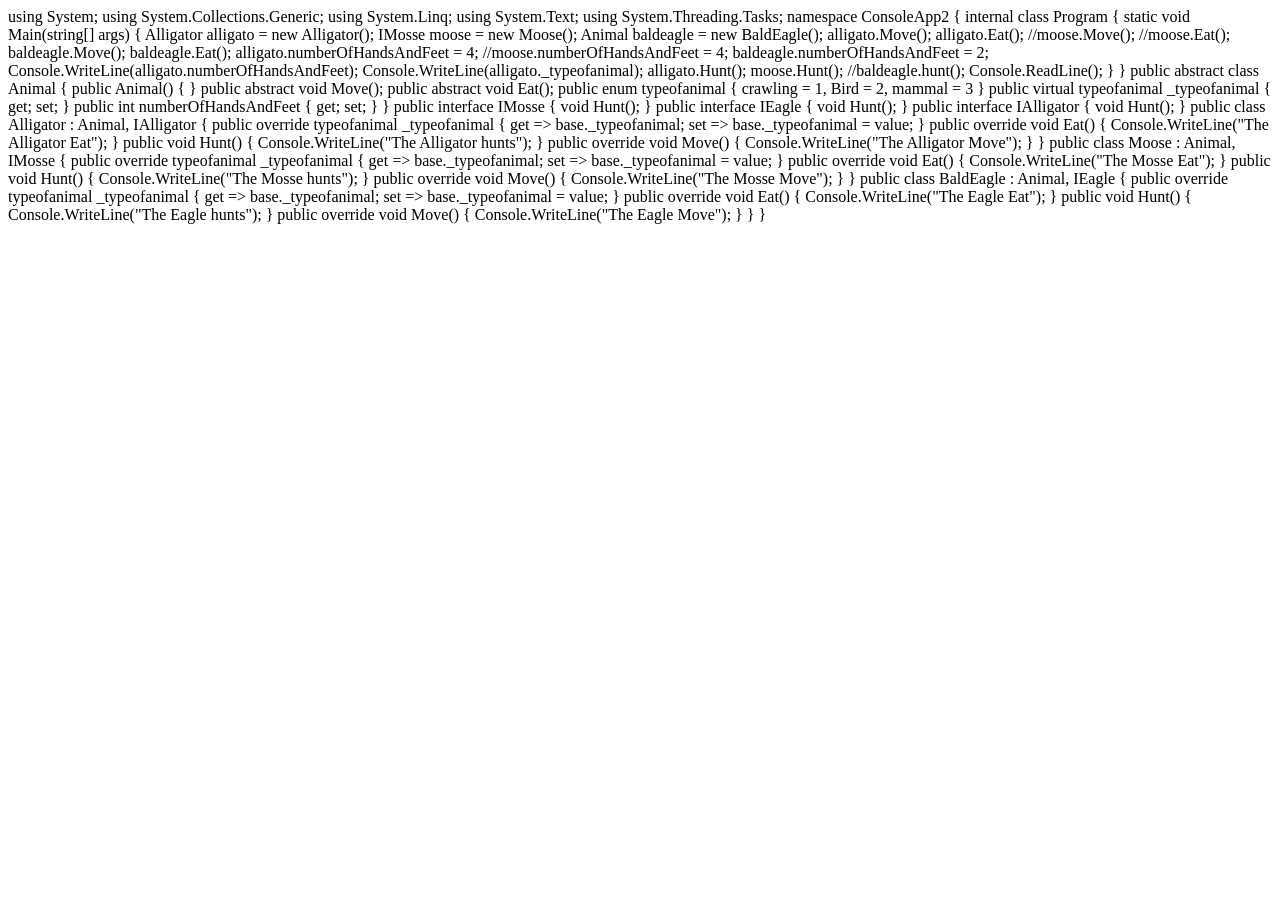
<file: index.html>
<!DOCTYPE html>
<html lang="en">
<head>
    <meta charset="UTF-8">
    <meta http-equiv="X-UA-Compatible" content="IE=edge">
    <meta name="viewport" content="width=device-width, initial-scale=1.0">
    <title>Document</title>
</head>
<body>
    using System;
    using System.Collections.Generic;
    using System.Linq;
    using System.Text;
    using System.Threading.Tasks;
    
    namespace ConsoleApp2
    {
        internal class Program
        {
            static void Main(string[] args)
            {
                Alligator alligato = new Alligator();
                IMosse moose = new Moose();
                Animal baldeagle = new BaldEagle();
    
                alligato.Move();
                alligato.Eat();
    
                //moose.Move();
                //moose.Eat();
    
                baldeagle.Move();
                baldeagle.Eat();
    
    
                alligato.numberOfHandsAndFeet = 4;
                //moose.numberOfHandsAndFeet = 4; 
                baldeagle.numberOfHandsAndFeet = 2;
    
                Console.WriteLine(alligato.numberOfHandsAndFeet);
                Console.WriteLine(alligato._typeofanimal);
    
    
    
    
                alligato.Hunt();
                moose.Hunt();
                //baldeagle.hunt();
    
    
    
                Console.ReadLine();
    
            }
    
    
    
    
        }
    
    
    
    
        public abstract class Animal
        {
            public Animal()
            {
    
            }
            public abstract void Move();
    
            public abstract void Eat();
    
    
            public enum typeofanimal
            {
                crawling = 1,
                Bird = 2,
                mammal = 3
            }
    
    
            public virtual typeofanimal _typeofanimal { get; set; }
    
            public int numberOfHandsAndFeet { get; set; }
        }
    
    
    
    
    
        public interface IMosse
        {
            void Hunt();
        }
    
        public interface IEagle
        {
            void Hunt();
        }
    
        public interface IAlligator
        {
            void Hunt();
    
        }
    
    
    
        public class Alligator : Animal, IAlligator
        {
    
            public override typeofanimal _typeofanimal { get => base._typeofanimal; set => base._typeofanimal = value; }
    
            public override void Eat()
            {
                Console.WriteLine("The Alligator Eat");
            }
    
            public void Hunt()
            {
                Console.WriteLine("The Alligator hunts");
            }
    
            public override void Move()
            {
                Console.WriteLine("The Alligator Move");
            }
    
    
    
        }
    
        public class Moose : Animal, IMosse
        {
            public override typeofanimal _typeofanimal { get => base._typeofanimal; set => base._typeofanimal = value; }
    
            public override void Eat()
            {
                Console.WriteLine("The Mosse Eat");
            }
    
            public void Hunt()
            {
                Console.WriteLine("The Mosse hunts");
            }
    
            public override void Move()
            {
                Console.WriteLine("The Mosse Move");
            }
    
    
        }
    
        public class BaldEagle : Animal, IEagle
        {
            public override typeofanimal _typeofanimal { get => base._typeofanimal; set => base._typeofanimal = value; }
    
            public override void Eat()
            {
                Console.WriteLine("The Eagle Eat");
            }
    
            public void Hunt()
            {
                Console.WriteLine("The Eagle hunts");
            }
    
            public override void Move()
            {
                Console.WriteLine("The Eagle Move");
            }
        }
    
    
    }
    
</body>
</html>
</file>
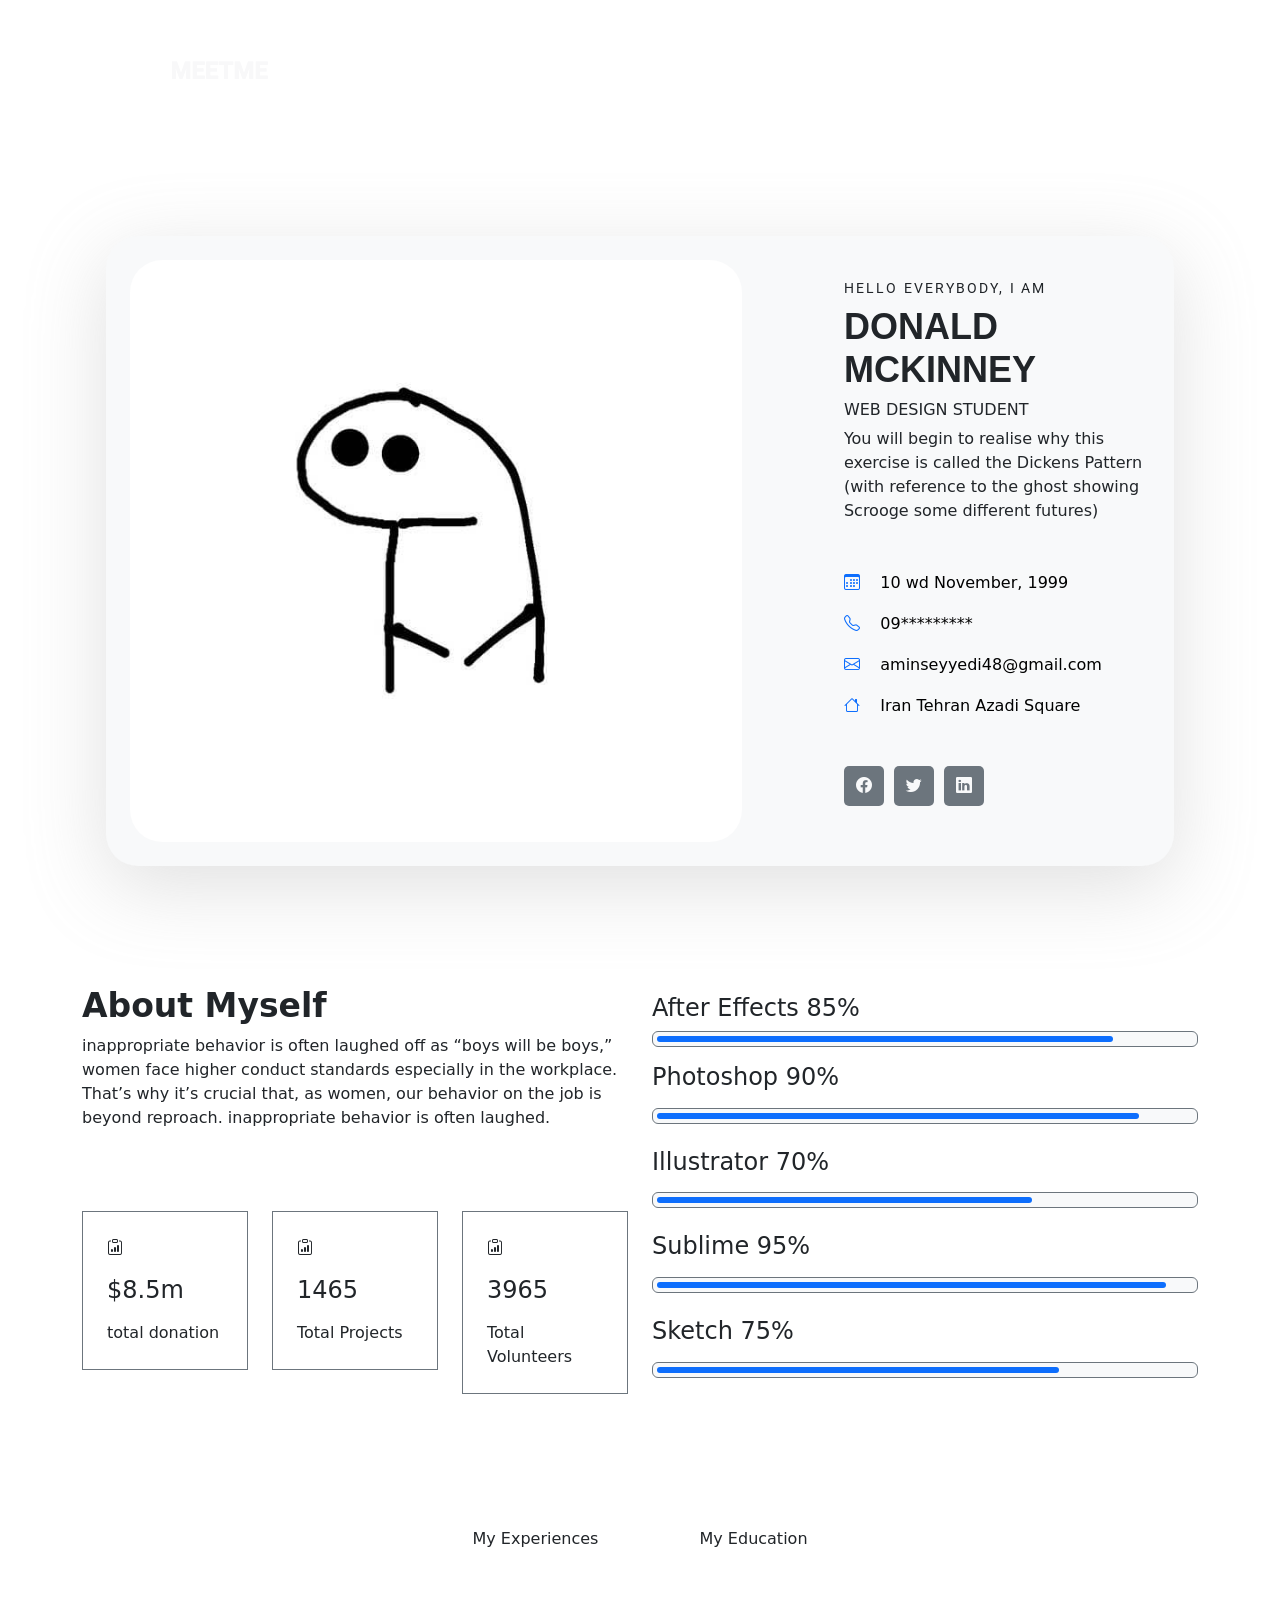
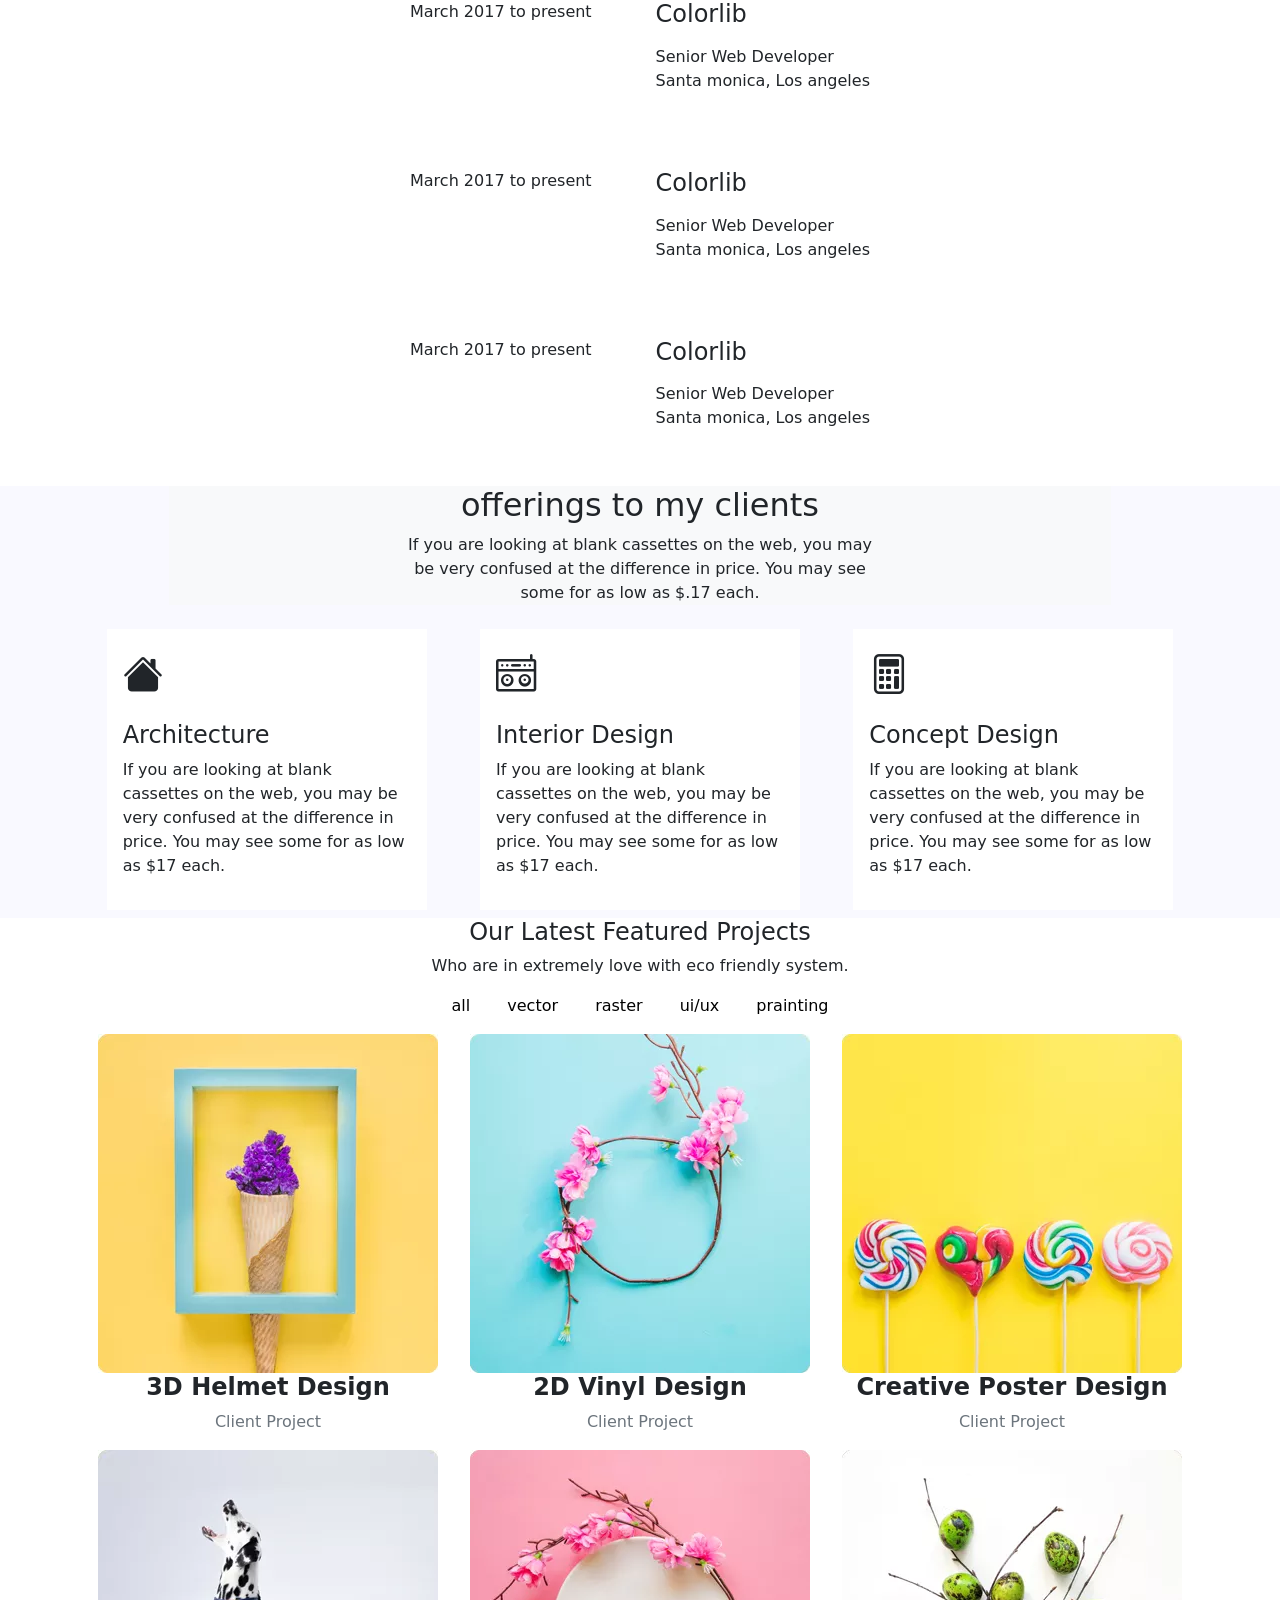
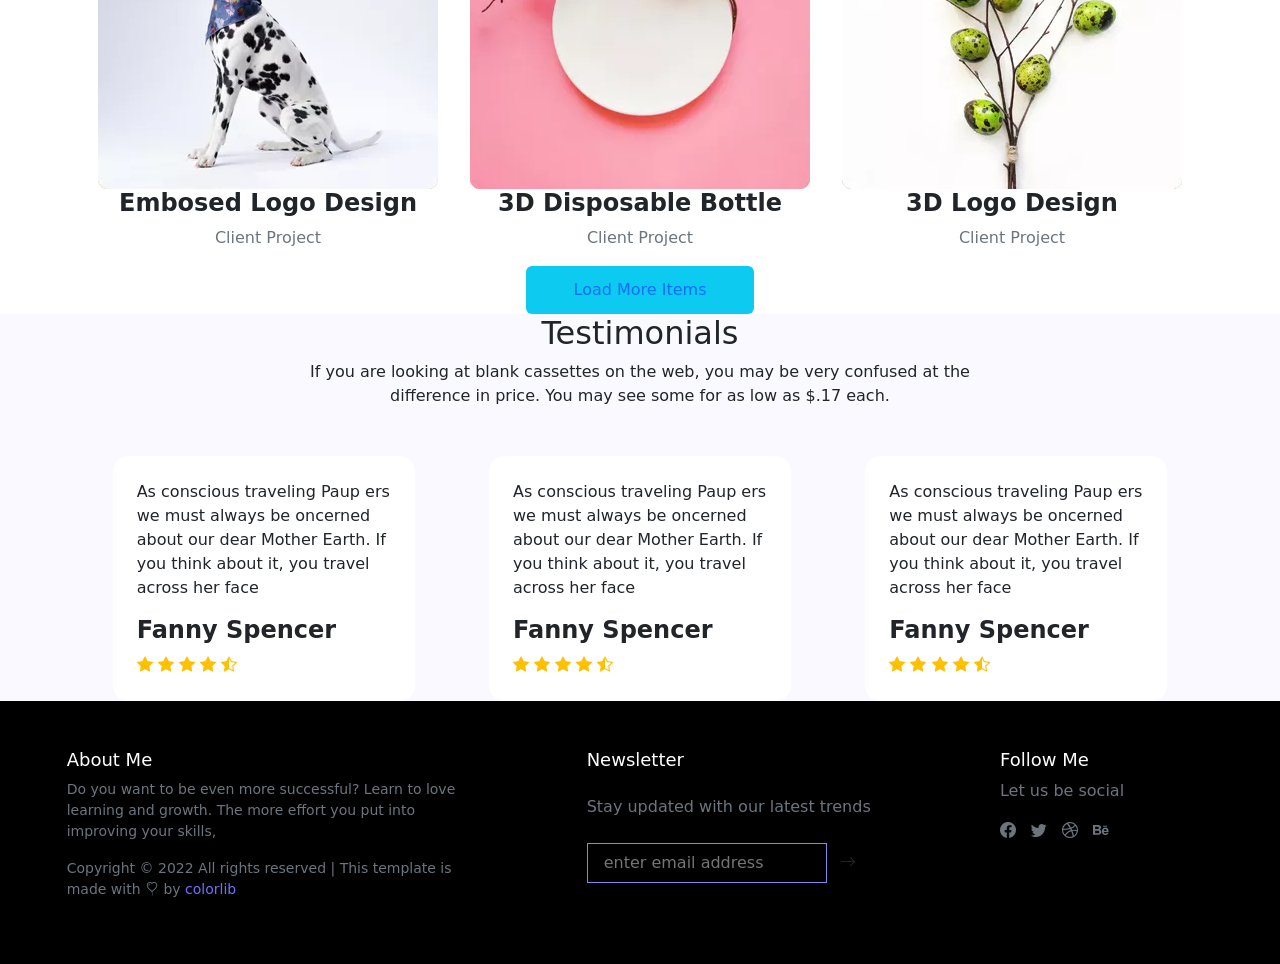
<file: TheFinalProjectOfTheSecondSemesterLTR/index.html>
<!DOCTYPE html>
<html lang="en">
<head>
    <meta charset="UTF-8">
    <meta http-equiv="X-UA-Compatible" content="IE=edge">
    <meta name="viewport" content="width=device-width, initial-scale=1.0">
    <title>Document</title>
    <link href="https://cdn.jsdelivr.net/npm/bootstrap@5.2.0-beta1/dist/css/bootstrap.min.css" rel="stylesheet"
    integrity="sha384-0evHe/X+R7YkIZDRvuzKMRqM+OrBnVFBL6DOitfPri4tjfHxaWutUpFmBp4vmVor" crossorigin="anonymous">
  <script src="https://cdn.jsdelivr.net/npm/bootstrap@5.2.0-beta1/dist/js/bootstrap.bundle.min.js"
    integrity="sha384-pprn3073KE6tl6bjs2QrFaJGz5/SUsLqktiwsUTF55Jfv3qYSDhgCecCxMW52nD2"
    crossorigin="anonymous"></script>
  <link rel="stylesheet" href="https://cdn.jsdelivr.net/npm/bootstrap-icons@1.8.3/font/bootstrap-icons.css">
  <link rel="preconnect" href="https://fonts.googleapis.com">
  <link rel="preconnect" href="https://fonts.gstatic.com" crossorigin>
  <link href="https://fonts.googleapis.com/css2?family=Roboto:ital,wght@0,100;0,300;0,400;0,500;0,700;0,900;1,100;1,300;1,400;1,500;1,700;1,900&display=swap" rel="stylesheet"> 
  <link rel="stylesheet" href="css/index.css">
</head>
<body>

  <!--header,navbar-->

     
        <nav class="navbar navbar-expand-lg  bbbb  " >
          <div class="container-fluid   navcontasize divstyle1" >
            <a class="navbar-brand " href="#"><img src="images/1.png" alt=""></a>
            <button class="navbar-toggler" type="button" data-bs-toggle="collapse" data-bs-target="#navbarNav" aria-controls="navbarNav" aria-expanded="false" aria-label="Toggle navigation">
              <span class="navbar-toggler-icon text-bg-light"></span>
            </button>
            <div class="collapse navbar-collapse justify-content-end " id="navbarNav">
              <ul class="navbar-nav order-first">
                <li class="nav-item li1">
                  <a class="nav-link a1" aria-current="page" href="#">HOME</a>
                </li>
                <li class="nav-item li1">
                  <a class="nav-link a1" href="#">ABOUT</a>
                </li>
                <li class="nav-item li1">
                  <a class="nav-link a1" href="#">SERVICES</a>
                </li>
                <li class="nav-item li1">
                  <a class="nav-link a1" aria-current="page" href="#">PAGES</a>
                </li>
                <li class="nav-item li1">
                  <a class="nav-link a1" href="#">BLOG</a>
                </li>
                <li class="nav-item li1">
                  <a class="nav-link a1" href="#">CONTACT</a>
                </li>
                
              </ul>
            </div>
          </div>
        </nav>
  
       

      <nav class="navbar navbar-expand-lg d-none d-lg-flex " id="navbar">
        <div class="container-fluid order-first  navcontasize ">
          <a class="navbar-brand " href="#"><img src="images/1.png" alt=""></a>
          <button class="navbar-toggler " type="button" data-bs-toggle="collapse"
          data-bs-target="#navbarSupportedContent" aria-controls="navbarSupportedContent" aria-expanded="false"
          aria-label="Toggle navigation">
          <span class="navbar-toggler-icon"></span>
        </button>
          <div class="collapse navbar-collapse justify-content-end " id="navbarNav">
            <ul class="navbar-nav ">
              <li class="nav-item">
                <a class="nav-link text-light" aria-current="page" href="#">HOME</a>
              </li>
              <li class="nav-item">
                <a class="nav-link text-light" href="#">ABOUT</a>
              </li>
              <li class="nav-item">
                <a class="nav-link text-light" href="#">SERVICES</a>
              </li>
              <li class="nav-item">
                <a class="nav-link text-light" aria-current="page" href="#">PAGES</a>
              </li>
              <li class="nav-item">
                <a class="nav-link text-light" href="#">BLOG</a>
              </li>
              <li class="nav-item">
                <a class="nav-link  text-light" href="#">CONTACT</a>
              </li>
              
            </ul>
          </div>
        </div>
      </nav>

       <!--main-->


       <div class="container-fluid ">
        <div class="row ">
          <div class="col  d-flex justify-content-center  position-relative firstcol mt-5 mt-sm-0  " >
            <div class=" d-flex flex-wrap align-items-center justify-content-between bg-light position-relative rounded-5  parentgoli divstyle2 p-4" >
             <div class="d-flex  justify-content-xl-between justify-content-xxl-between flex-wrap ">
              <div class="   goli1 d-flex " ><img class="w-100 h-100 d-block rounded-5 " src="images/me.jpeg" alt=""></div>
              <div class=" d-flex justify-content-center align-content-center align-items-center divtxt goli2 " >
               <div class=" mamad">
                <h6 class="mb-2">HELLO EVERYBODY, I AM</h6>
               <h3 class="mb-2 h1 fw-bold text-start text-uppercase ">Donald McKinney</h3>
               <h4 class="mb-2">Web Design Student</h4>
               <p class="mb-5">You will begin to realise why this exercise is called the Dickens Pattern (with reference to the ghost showing Scrooge some different futures)</p>
               <ul class="ul1 mb-lg-5  ps-0 divstyle3" >
                 <li>
                  <a href="">
                   <i class="bi bi-calendar3"></i>&nbsp;&nbsp;&nbsp;
                  <span class="text-black"> 10 wd November, 1999</span>
                  </a>
                 </li>
                 <li>
                  <a  href="">
                   <i class="bi bi-telephone"></i>&nbsp;&nbsp;&nbsp;
                   <span class="text-black">09*********</span>
                  </a>
                 </li>
                 <li>
                  <a href="">
                   <i class="bi bi-envelope"></i>&nbsp;&nbsp;&nbsp;
                   <span class="text-black">aminseyyedi48@gmail.com</span>
                  </a>
                 </li>
                 <li>
                  <a href="">
                   <i class="bi bi-house"></i>&nbsp;&nbsp;&nbsp;
                   <span class="text-black">Iran Tehran Azadi Square</span>
                  </a>
                 </li>
               </ul>
               <ul class="ul2 ps-0 ">
                  <li class=" d-inline-block position-relative bg-secondary divstyle4" >
                   <a href="#" class="w-100 h-100 d-block position-absolute "></a>
                   <i class="bi bi-facebook text-light divstyle5" ></i>
                  </li>
                  <li class=" d-inline-block position-relative bg-secondary divstyle4" >
                   <a href="#" class="w-100 h-100 d-block position-absolute "></a>
                   <i class="bi bi-twitter text-light divstyle5" ></i>
                  </li>
                  <li class=" d-inline-block position-relative bg-secondary divstyle4" >
                   <a href="#" class="w-100 h-100 d-block position-absolute "></a>
                   <i class="bi bi-linkedin text-light divstyle5" ></i>
                  </li>
               </ul>
               </div>
             </div> 
             </div>
            </div>
          </div>
        </div>
      </div>

      <div class="container position-relative ">
        <div class="row divstyle6 " >
          <div class="col-10 d-flex flex-column justify-content-between col-lg-6 offset-1 offset-lg-0  divstyle7" >
            <div class="row">
              <h3 class="fw-bold" style="font-size:33px;">About Myself</h3>
              <p >inappropriate behavior is often laughed off as “boys will be boys,” women face higher conduct standards especially in the workplace. That’s why it’s crucial that, as women, our behavior on the job is beyond reproach. inappropriate behavior is often laughed.</p>
            </div>
            <div class="row  ">
              <div class="col-12 col-md-4  ">
                <div class="  position-relative p-4 border  border-1 border-secondary mb-4 mb-lg-0 ">
                  <i class="bi bi-clipboard-data d-block mb-3"></i>
                <h4 class="mb-3">$8.5m</h4>
                <p class="mb-0">total donation</p>
                </div>
              </div>
              <div class="col-12 col-md-4  ">
                <div class="  position-relative p-4  border border-1 border-secondary mb-4 mb-lg-0 ">
                  <i class="bi bi-clipboard-data d-block mb-3"></i>
                <h4 class="mb-3">1465</h4>
                <p class="mb-0">Total Projects</p>
                </div>
              </div>
              <div class="col-12 col-md-4 ">
                <div class="  position-relative p-4 border border-1 border-secondary mb-4 mb-lg-0  ">
                  <i class="bi bi-clipboard-data d-block mb-3"></i>
                <h4 class="mb-3">3965</h4>
                <p class="mb-0">Total Volunteers</p>
                </div>
              </div>
            </div>
          </div>
          <div class="col-10 col-lg-6 offset-1 offset-lg-0 divstyle7" >
            <div class="row h-100 ">
              <div class="col-12  ">
                <h4 class="mt-2">After Effects 85%</h4>
                <div class="progress bg-light p-1 border border-1 border-secondary my-2">
                  <div class="progress-bar  rounded-1 progrscolor" role="progressbar" style="width: 85%" aria-valuenow="25" aria-valuemin="0" aria-valuemax="100"></div>
                </div>
              </div>
              <div class="col-12  ">
                <h4  class="mt-2">Photoshop 90%</h4>
                <div class="progress bg-light p-1 border border-1 border-secondary my-3">
                  <div class="progress-bar  rounded-1 progrscolor" role="progressbar" style="width: 90%" aria-valuenow="25" aria-valuemin="0" aria-valuemax="100"></div>
                </div>
              </div>
              <div class="col-12   ">
                <h4  class="mt-2">Illustrator 70%</h4>
                <div class="progress bg-light p-1 border border-1 border-secondary my-3">
                  <div class="progress-bar  rounded-1 progrscolor" role="progressbar" style="width: 70%" aria-valuenow="25" aria-valuemin="0" aria-valuemax="100"></div>
                </div>
              </div>
              <div class="col-12  ">
                <h4  class="mt-2">Sublime 95%</h4>
                <div class="progress bg-light p-1 border border-1 border-secondary my-3">
                  <div class="progress-bar  rounded-1 progrscolor" role="progressbar" style="width: 95%" aria-valuenow="25" aria-valuemin="0" aria-valuemax="100"></div>
                </div>
              </div>
              <div class="col-12  ">
                <h4 class="mt-2">Sketch 75%</h4>
                <div class="progress bg-light p-1 border border-1 border-secondary my-3">
                  <div class="progress-bar  rounded-1 progrscolor" role="progressbar" style="width: 75%" aria-valuenow="25" aria-valuemin="0" aria-valuemax="100"></div>
                </div>
              </div>
            </div>
          </div>
        </div>
      </div>

      <div class="container-fluid">
        <div class="row">
          <div class="col divstyle15">
            <div class="w-75 mx-auto ">

              <ul class="p-0 text-center">
                <li class=" d-inline-block rounded-1"><a class="d-block px-sm-1 px-md-5 text-reset divstyle8" href="">My Experiences</a></li>
                <li class=" d-inline-block rounded-1"><a class="d-block px-sm-1 px-md-5 text-reset divstyle8" href="">My Education</a></li>
              </ul>

              <ul class="p-0 text-center mx-auto ul3 position-relative " style="max-width:460px;">
                <li class="position-relative" style="list-style:none;">
                  <span class="d-none d-sm-block divstyle9" ></span>
                  <div class="d-flex flex-column flex-sm-row text-start justify-content-sm-between">
                    <div class="d-flex mb-3">March 2017 to present</div>
                    <div>
                      <h4 class="mb-3">Colorlib</h4>
                      <p>
                        Senior Web Developer 
                        <br>
                        Santa monica, Los angeles
                      </p>
                    </div>
                  </div>
                </li>
                <li class=" position-relative" style="list-style:none;">
                  <span class="d-none d-sm-block divstyle9" ></span>
                  <div class="d-flex flex-column flex-sm-row text-start justify-content-sm-between">
                    <div class="d-flex mb-3">March 2017 to present</div>
                    <div>
                      <h4 class="mb-3">Colorlib</h4>
                      <p>
                        Senior Web Developer 
                        <br>
                        Santa monica, Los angeles
                      </p>
                    </div>
                  </div>
                </li>
                <li class=" position-relative" style="list-style:none;">
                  <span class="d-none d-sm-block divstyle9" ></span>
                  <div class="d-flex flex-column flex-sm-row text-start justify-content-sm-between">
                    <div class="d-flex mb-3">March 2017 to present</div>
                    <div>
                      <h4 class="mb-3">Colorlib</h4>
                      <p>
                        Senior Web Developer 
                        <br>
                        Santa monica, Los angeles
                      </p>
                    </div>
                  </div>
                </li>
              </ul>

            </div>
          </div>
        </div>
      </div>

      <div class="container-fluid">
        <div class="row rowcol4">
          <div class="col-12 ">
           <div class="w-75 bg-light mx-auto">
            <h2 class="text-center texe-d">offerings to my clients</h2>
            <div class="w-50 mx-auto text-center">
              <p>If you are looking at blank cassettes on the web, you may be very confused at the difference in price. You may see some for as low as $.17 each.</p>
            </div>
           </div>
          </div>
          <div class="col-12 col-sm-6 col-lg-4 px-0 ">
            <div class="w-75 bg-white mx-auto p-3 me-lg-0 my-2 me-sm-1">
              <i class="bi bi-house-fill mb-3 d-block fs-1"></i>
              <h4 class="mb-2">Architecture</h4>
              <p class="mb-3">If you are looking at blank cassettes on the web, you may be very confused at the difference in price. You may see some for as low as $17 each.</p>
            </div>
          </div>
          <div class="col-12 col-sm-6 col-lg-4 px-0 ">
            <div class="w-75 bg-white mx-auto  p-3 my-2 ms-sm-1 mx-md-auto">
              <i class="bi bi-boombox mb-3 d-block fs-1"></i>
              <h4 class="mb-2">Interior Design</h4>
              <p class="mb-3">If you are looking at blank cassettes on the web, you may be very confused at the difference in price. You may see some for as low as $17 each.</p>
            </div>
          </div>
          <div class="col-12 col-sm-6 col-lg-4 px-0 ">
            <div class="w-75 bg-white mx-auto ms-lg-0 p-3 my-2 me-sm-1">
              <i class="bi bi-calculator mb-3 d-block fs-1"></i>
              <h4 class="mb-2">Concept Design</h4>
              <p class="mb-3">If you are looking at blank cassettes on the web, you may be very confused at the difference in price. You may see some for as low as $17 each.</p>
            </div>
          </div>
        </div>
      </div>

      <div class="container">
        <div class="row ">
          <div class="col-12  text-center">
            <h4 >Our Latest Featured Projects</h4>
            <p>Who are in extremely love with eco friendly system.</p>
            <ul class="ul4  text-center">
              <li><a href="">all</a></li>
              <li><a href="">vector</a></li>
              <li><a href="">raster</a></li>
              <li><a href="">ui/ux</a></li>
              <li><a href="">prainting</a></li>
            </ul>
          </div>
          <div class="col-12 col-sm-6 col-lg-4 ">
            <div class="mx-auto mb-2 me-lg-0 divstyle10" >
              <div class="position-relative divbefo divstyle10" >
                <img class="" style="width:100%;" src="images/a1.webp" alt="">
                <a class="position-absolute  w-100  text-center imgcamera" style="left:0;top:50%;" href="">
                  <img class="" src="images/xicon.png.pagespeed.ic.qvH5eycrR6.png" alt="">
                </a>
              </div>
              <div class="text-center">
                <h4 class="fw-bolder">3D Helmet Design</h4>
                <p class="text-secondary">Client Project</p>
              </div>
            </div>
          </div>
          <div class="col-12 col-sm-6 col-lg-4 ">
           <div class="mx-auto mb-2 " style="max-width:340px;">
            <div  class="position-relative divbefo" style="max-width:340px;">
              <img class="" style="width:100%;" src="images/b1.webp" alt="">
              <a class="position-absolute  w-100 text-center imgcamera" style="left:0;top:50%;" href="">
                <img src="images/xicon.png.pagespeed.ic.qvH5eycrR6.png" alt="">
              </a>
            </div>
            <div class="text-center">
              <h4 class="fw-bolder">2D Vinyl Design</h4>
              <p class="text-secondary">Client Project</p>
            </div>
           </div>
          </div>
          <div class="col-12 col-sm-6 col-lg-4 ">
           <div class="mx-auto mb-2 ms-lg-0" style="max-width:340px;">
            <div   class="position-relative divbefo" style="max-width:340px;">
              <img class="" style="width:100%;" src="images/c1.webp" alt="">
              <a class="position-absolute  w-100 text-center imgcamera" style="left:0;top:50%;" href="">
                <img src="images/xicon.png.pagespeed.ic.qvH5eycrR6.png" alt="">
              </a>
            </div>
            <div class="text-center">
              <h4 class="fw-bolder">Creative Poster Design</h4>
              <p class="text-secondary">Client Project</p>
            </div>
           </div>
          </div>
          <div class="col-12 col-sm-6 col-lg-4 ">
            <div class="mx-auto mb-2 me-lg-0" style="max-width:340px;">
              <div  class="position-relative divbefo" style="max-width:340px;">
                <img class="" style="width:100%;" src="images/d1.webp" alt="">
                <a class="position-absolute  w-100 text-center imgcamera" style="left:0;top:50%;" href="">
                  <img src="images/xicon.png.pagespeed.ic.qvH5eycrR6.png" alt="">
                </a>
              </div>
            <div class="text-center">
              <h4 class="fw-bolder">Embosed Logo Design</h4>
              <p class="text-secondary">Client Project</p>
            </div>
            </div>
          </div>
          <div class="col-12 col-sm-6 col-lg-4 ">
           <div class="mx-auto mb-2 " style="max-width:340px;">
            <div  class="position-relative divbefo" style="max-width:340px;">
              <img class="" style="width:100%;" src="images/e1.webp" alt="">
              <a class="position-absolute  w-100 text-center imgcamera" style="left:0;top:50%;" href="">
                <img src="images/xicon.png.pagespeed.ic.qvH5eycrR6.png" alt="">
              </a>
            </div>
            <div class="text-center">
              <h4 class="fw-bolder">3D Disposable Bottle</h4>
              <p class="text-secondary">Client Project</p>
            </div>
           </div>
          </div>
          <div class="col-12 col-sm-6 col-lg-4 ">
            <div class="mx-auto mb-2 ms-lg-0" style="max-width:340px;">
              <div class="position-relative divbefo" style="max-width:340px;">
                <img class="" style="width:100%;" src="images/f1.webp" alt="">
                <a class="position-absolute  w-100 text-center imgcamera" style="left:0;top:50%;" href="f1.webp">
                  <img src="images/xicon.png.pagespeed.ic.qvH5eycrR6.png" alt="">
                </a>
              </div>
            <div class="text-center">
              <h4 class="fw-bolder">3D Logo Design</h4>
              <p class="text-secondary">Client Project</p>
            </div>
            </div>
          </div>
          <div class="col-12 ">
           <div class="d-flex justify-content-center"> <a class="d-inline-block px-5 bg-info rounded-2 " style="line-height:48px; text-decoration: none;" href="">Load More Items</a></div>
          </div>
        </div>
      </div>

      <div class="container-fluid">
        <div class="row colorrow">
          <div class="col-12 ">
           <div class="mx-auto mb-5" style="max-width:670px;">
            <h2 class="text-center">Testimonials</h2>
            <p class="text-center">If you are looking at blank cassettes on the web, you may be very confused at the difference in price. You may see some for as low as $.17 each.</p>
           </div>
          </div>
          <div class="col-12  col-sm-4">
            <div class="w-75  ms-sm-auto mx-auto mx-sm-0 p-4 bg-white rounded-4 divstar">
              <p>As conscious traveling Paup ers we must always be oncerned about our dear Mother Earth. If you think about it, you travel across her face</p>
            <h4 class="fw-bolder">Fanny Spencer</h4>
            <a  href=""><i class="bi bi-star-fill "></i></a>
            <a href=""><i class="bi bi-star-fill"></i></a>
            <a href=""><i class="bi bi-star-fill"></i></a>
            <a href=""><i class="bi bi-star-fill"></i></a>
            <a href=""><i class="bi bi-star-half"></i></a>
            </div>
          </div>
          <div class="col-12 d-none d-sm-block col-sm-4  divstar">
            <div class="w-75 mx-auto p-4 bg-white rounded-4">
              <p>As conscious traveling Paup ers we must always be oncerned about our dear Mother Earth. If you think about it, you travel across her face</p>
            <h4 class="fw-bolder">Fanny Spencer</h4>
            <a href=""><i class="bi bi-star-fill"></i></a>
            <a href=""><i class="bi bi-star-fill"></i></a>
            <a href=""><i class="bi bi-star-fill"></i></a>
            <a href=""><i class="bi bi-star-fill"></i></a>
            <a href=""><i class="bi bi-star-half"></i></a>
            </div>
          </div>
          <div class="col-12 d-none d-sm-block col-sm-4  divstar">
            <div class="w-75 me-sm-auto p-4 bg-white rounded-4">
              <p>As conscious traveling Paup ers we must always be oncerned about our dear Mother Earth. If you think about it, you travel across her face</p>
            <h4 class="fw-bolder">Fanny Spencer</h4>
            <a href=""><i class="bi bi-star-fill"></i></a>
            <a href=""><i class="bi bi-star-fill"></i></a>
            <a href=""><i class="bi bi-star-fill"></i></a>
            <a href=""><i class="bi bi-star-fill"></i></a>
            <a href=""><i class="bi bi-star-half"></i></a>
            </div>
          </div>
        </div>
      </div>





      <!--footer-->
      <div class="container-fluid">
        <div class="row bg-black">
          <div class="col-12 col-sm-6 col-lg-5 p-0 py-5  text-secondary">
            <div class="w-75 divstyle16">
              <h3 class="text-white divstyle11"  >About Me</h3>
              <p class="divstyle12" >Do you want to be even more successful? Learn to love learning and growth. The more effort you put into improving your skills,</p>
              <p class="divstyle12" > Copyright © 2022 All rights reserved | This template is made with <i class="bi bi-balloon-heart"></i> by <a class="divstyle13"  href="">colorlib</a></p>
            </div>
          </div>
          <div class="col-12 col-sm-6 col-lg-4 p-0 py-5 text-secondary">
           <div class="w-75 divstyle16">
            <h3 class="mb-4 text-white"  style="font-size:18px;">Newsletter</h3>
            <p class="mb-4">Stay updated with our latest trends</p>
            <div class=" d-flex">
              <input class="w-75 px-3 py-0 bg-black text-info divstyle14"  placeholder="enter email address" type="email">
            <button class="btn  p-0 rounded-0 buuutn" style="width:42px; "><i class="bi bi-arrow-right" ></i></button>
            </div>
           </div>
          </div>
          <div class="col-12 col-sm-6 col-lg-3 p-0 py-5 text-secondary ">
           <div class="w-75  text-md-start  divstyle16">
            <h3 class="text-white divstyle11" >Follow Me</h3>
            <p>Let us be social</p>
            <ul class="ul5 ps-0">
              <li><i class="bi bi-facebook"></i></li>
              <li><i class="bi bi-twitter"></i></li>
              <li><i class="bi bi-dribbble"></i></li>
              <li><i class="bi bi-behance"></i></li>
            </ul>
           </div>
          </div>
        </div>
      </div>




      <script>
        // When the user scrolls down 20px from the top of the document, slide down the navbar
        window.onscroll = function() {scrollFunction()};
        
        function scrollFunction() {
          if (document.body.scrollTop > 138 || document.documentElement.scrollTop > 138) {
            document.getElementById("navbar").style.top = "0";
          } else {
            document.getElementById("navbar").style.top = "-57px";
          }
        }
        </script>
</body>
</html>
</file>
<file: TheFinalProjectOfTheSecondSemesterLTR/css/index.css>
.a1 {
  padding: 0px !important;
  line-height: 120px;
  color: white !important;
}

.li1 {
  margin-right: 28px;
}

#navbar {
  background-color: #333;
  position: fixed;
  top: -57px;
  width: 100%;
  display: block;
  transition: top 0.3s;
  z-index: 99;
}

.bbbb {
  z-index: 99;
}

.a2 {
  color: white !important;
}

.ul1 li {
  margin-bottom: 17px;
}

.ul1 li a {
  text-decoration: none;
}

.ul2 li {
  border-radius: 5px;
  margin-right: 5px;
}

.ul3 li {
  padding: 20px 0;
  margin-bottom: 20px;
}

.ul4 li {
  list-style-type: none;
  display: inline-block;
  margin-right: 32px;
}

.ul4 li a {
  text-decoration: none;
  color: #000000;
}

.ul5 li {
  list-style-type: none;
  display: inline-block;
  margin-right: 10px;
}

.mamad h3 {
  font-family: "Heebo",sans-serif;
  font-size: calc(20px + 1em);
  font-weight: bold;
}

.mamad h6 {
  font-family: 'Roboto', sans-serif;
  font-size: 14px;
  font-weight: normal;
  letter-spacing: 2.1px;
}

.mamad h4 {
  font-size: 16px;
  font-weight: 500;
  text-transform: uppercase;
}

.progrscolor {
  background-image: -moz-linear-gradient(0deg, #766dff 0%, #88f3ff 100%);
}

.colorrow {
  background-color: #f9f9ff;
}

.divstar a {
  color: #ffc000;
}

.parentgoli {
  box-shadow: 0 20px 80px 0 rgba(153, 153, 153, 0.3);
}

.rowcol4 {
  background-color: #f9f9ff;
}

.buuutn {
  background-image: -moz-linear-gradient(0deg, #766dff 0%, #88f3ff 100%);
}

.divbefo::before {
  content: "";
  width: 100%;
  height: 100%;
  left: 0;
  top: 0;
  background-image: -moz-linear-gradient(0deg, #766dff 0%, #88f3ff 100%);
  background-image: -webkit-linear-gradient(0deg, #766dff 0%, #88f3ff 100%);
  background-image: -ms-linear-gradient(0deg, #766dff 0%, #88f3ff 100%);
  position: absolute;
  opacity: 0;
  transition: all 300ms ease;
}

.divbefo:hover::before {
  opacity: 1;
}

.imgcamera {
  transition: all 300ms ease;
  opacity: 0;
}

.imgcamera:hover {
  opacity: 1;
}

.divstyle1 {
  order: 999999;
}

.divstyle2 {
  max-width: 1170px;
}

.divstyle3 {
  list-style-type: none;
}

.divstyle4 {
  width: 40px;
  line-height: 40px;
  text-align: center;
}

.divstyle5 {
  display: inline !important;
}

.divstyle6 {
  padding-bottom: 120px;
  padding-top: 120px;
}

.divstyle7 {
  min-height: 300px;
  box-sizing: border-box;
}

.divstyle8 {
  text-decoration: none;
  line-height: 50px;
}

.divstyle9 {
  height: 15px;
  width: 15px;
  border-radius: 50%;
  display: block;
  background: rgba(255, 255, 255, 0.2);
  position: absolute;
  left: 50%;
  top: 30px;
  transform: translateX(-50%);
}

.divstyle10 {
  max-width: 340px;
}

.divstyle11 {
  font-size: 18px;
}

.divstyle12 {
  font-size: 14px;
}

.divstyle13 {
  color: #766dff;
  text-decoration: none;
}

.divstyle14 {
  box-shadow: none;
  height: 40px;
  border: 1px solid #8787e9;
}

.divstyle15 {
  background-image: -moz-linear-gradient(0deg, #766dff 0%, #88f3ff 100%);
}

@media screen and (max-width: 575px) {
  .navcontasize {
    width: 100%;
  }
  .bbbb {
    position: fixed;
    width: 100%;
    background-color: #000000 !important;
  }
  .goli1 {
    width: 100%;
  }
  .goli2 {
    width: 100%;
  }
  .divstyle16 {
    margin: 0px auto;
  }
}

@media all and (min-width: 576px) and (max-width: 767px) {
  .navcontasize {
    width: 100%;
  }
  .bbbb {
    position: fixed;
    width: 100%;
    background-color: #000000 !important;
  }
  .goli1 {
    width: 100%;
  }
  .goli2 {
    width: 100%;
  }
  .ul3::before {
    content: "";
    height: 100%;
    width: 5px;
    background: rgba(255, 255, 255, 0.2);
    position: absolute;
    left: 50%;
    transform: translateX(-50%);
    z-index: 999;
  }
  .ul3 li span::before {
    content: '';
    height: 7px;
    width: 7px;
    background: #fff;
    border-radius: 50%;
    position: absolute;
    left: 52%;
    top: 4px;
    transform: translateX(-50%);
  }
  .firstcol {
    background-image: -moz-linear-gradient(0deg, #766dff 0%, #88f3ff 100%);
    margin-bottom: 100px;
  }
  .parentgoli {
    bottom: -100px;
    width: 85%;
  }
  .divstyle16 {
    margin: 0px auto;
  }
}

@media all and (min-width: 768px) and (max-width: 991px) {
  .navcontasize {
    width: 75%;
  }
  .bbbb {
    position: fixed;
    width: 100%;
    background-color: #000000 !important;
  }
  .goli1 {
    width: 100%;
  }
  .goli2 {
    width: 100%;
  }
  .ul3::before {
    content: "";
    height: 100%;
    width: 5px;
    background: rgba(255, 255, 255, 0.2);
    position: absolute;
    left: 50%;
    transform: translateX(-50%);
    z-index: 999;
  }
  .ul3 li span::before {
    content: '';
    height: 7px;
    width: 7px;
    background: #fff;
    border-radius: 50%;
    position: absolute;
    left: 52%;
    top: 4px;
    transform: translateX(-50%);
  }
  .firstcol {
    background-image: -moz-linear-gradient(0deg, #766dff 0%, #88f3ff 100%);
    margin-bottom: 100px;
  }
  .parentgoli {
    bottom: -100px;
    width: 85%;
  }
  .divstyle16 {
    margin: 0px auto;
  }
}

@media all and (min-width: 992px) and (max-width: 1199px) {
  .navcontasize {
    width: 85%;
  }
  .bbbb {
    background-image: -moz-linear-gradient(0deg, #766dff 0%, #88f3ff 100%);
  }
  .goli1 {
    width: 100%;
  }
  .goli2 {
    width: 100%;
  }
  .ul3::before {
    content: "";
    height: 100%;
    width: 5px;
    background: rgba(255, 255, 255, 0.2);
    position: absolute;
    left: 50%;
    transform: translateX(-50%);
    z-index: 999;
  }
  .ul3 li span::before {
    content: '';
    height: 7px;
    width: 7px;
    background: #fff;
    border-radius: 50%;
    position: absolute;
    left: 52%;
    top: 4px;
    transform: translateX(-50%);
  }
  .firstcol {
    background-image: -moz-linear-gradient(0deg, #766dff 0%, #88f3ff 100%);
    margin-bottom: 100px;
  }
  .parentgoli {
    bottom: -100px;
    width: 85%;
  }
  .divstyle16 {
    margin: 0px auto;
  }
}

@media all and (min-width: 1200px) and (max-width: 1399px) {
  .navcontasize {
    width: 75%;
  }
  .bbbb {
    background-image: -moz-linear-gradient(0deg, #766dff 0%, #88f3ff 100%);
  }
  .goli1 {
    width: 60%;
  }
  .goli2 {
    width: 30%;
  }
  .ul3::before {
    content: "";
    height: 100%;
    width: 5px;
    background: rgba(255, 255, 255, 0.2);
    position: absolute;
    left: 50%;
    transform: translateX(-50%);
    z-index: 999;
  }
  .ul3 li span::before {
    content: '';
    height: 7px;
    width: 7px;
    background: #fff;
    border-radius: 50%;
    position: absolute;
    left: 52%;
    top: 4px;
    transform: translateX(-50%);
  }
  .firstcol {
    background-image: -moz-linear-gradient(0deg, #766dff 0%, #88f3ff 100%);
    margin-bottom: 100px;
  }
  .parentgoli {
    bottom: -100px;
    width: 85%;
  }
  .divstyle16 {
    margin: 0px auto;
  }
}

@media all and (min-width: 1400px) {
  .navcontasize {
    width: 75%;
  }
  .bbbb {
    background-image: -moz-linear-gradient(0deg, #766dff 0%, #88f3ff 100%);
  }
  .goli1 {
    width: 60%;
  }
  .goli2 {
    width: 30%;
  }
  .ul3::before {
    content: "";
    height: 100%;
    width: 5px;
    background: rgba(255, 255, 255, 0.2);
    position: absolute;
    left: 50%;
    transform: translateX(-50%);
    z-index: 999;
  }
  .ul3 li span::before {
    content: '';
    height: 7px;
    width: 7px;
    background: #fff;
    border-radius: 50%;
    position: absolute;
    left: 52%;
    top: 4px;
    transform: translateX(-50%);
  }
  .firstcol {
    background-image: -moz-linear-gradient(0deg, #766dff 0%, #88f3ff 100%);
    margin-bottom: 100px;
  }
  .parentgoli {
    bottom: -100px;
    width: 85%;
  }
  .divstyle16 {
    margin: 0px auto;
  }
}
</file>
